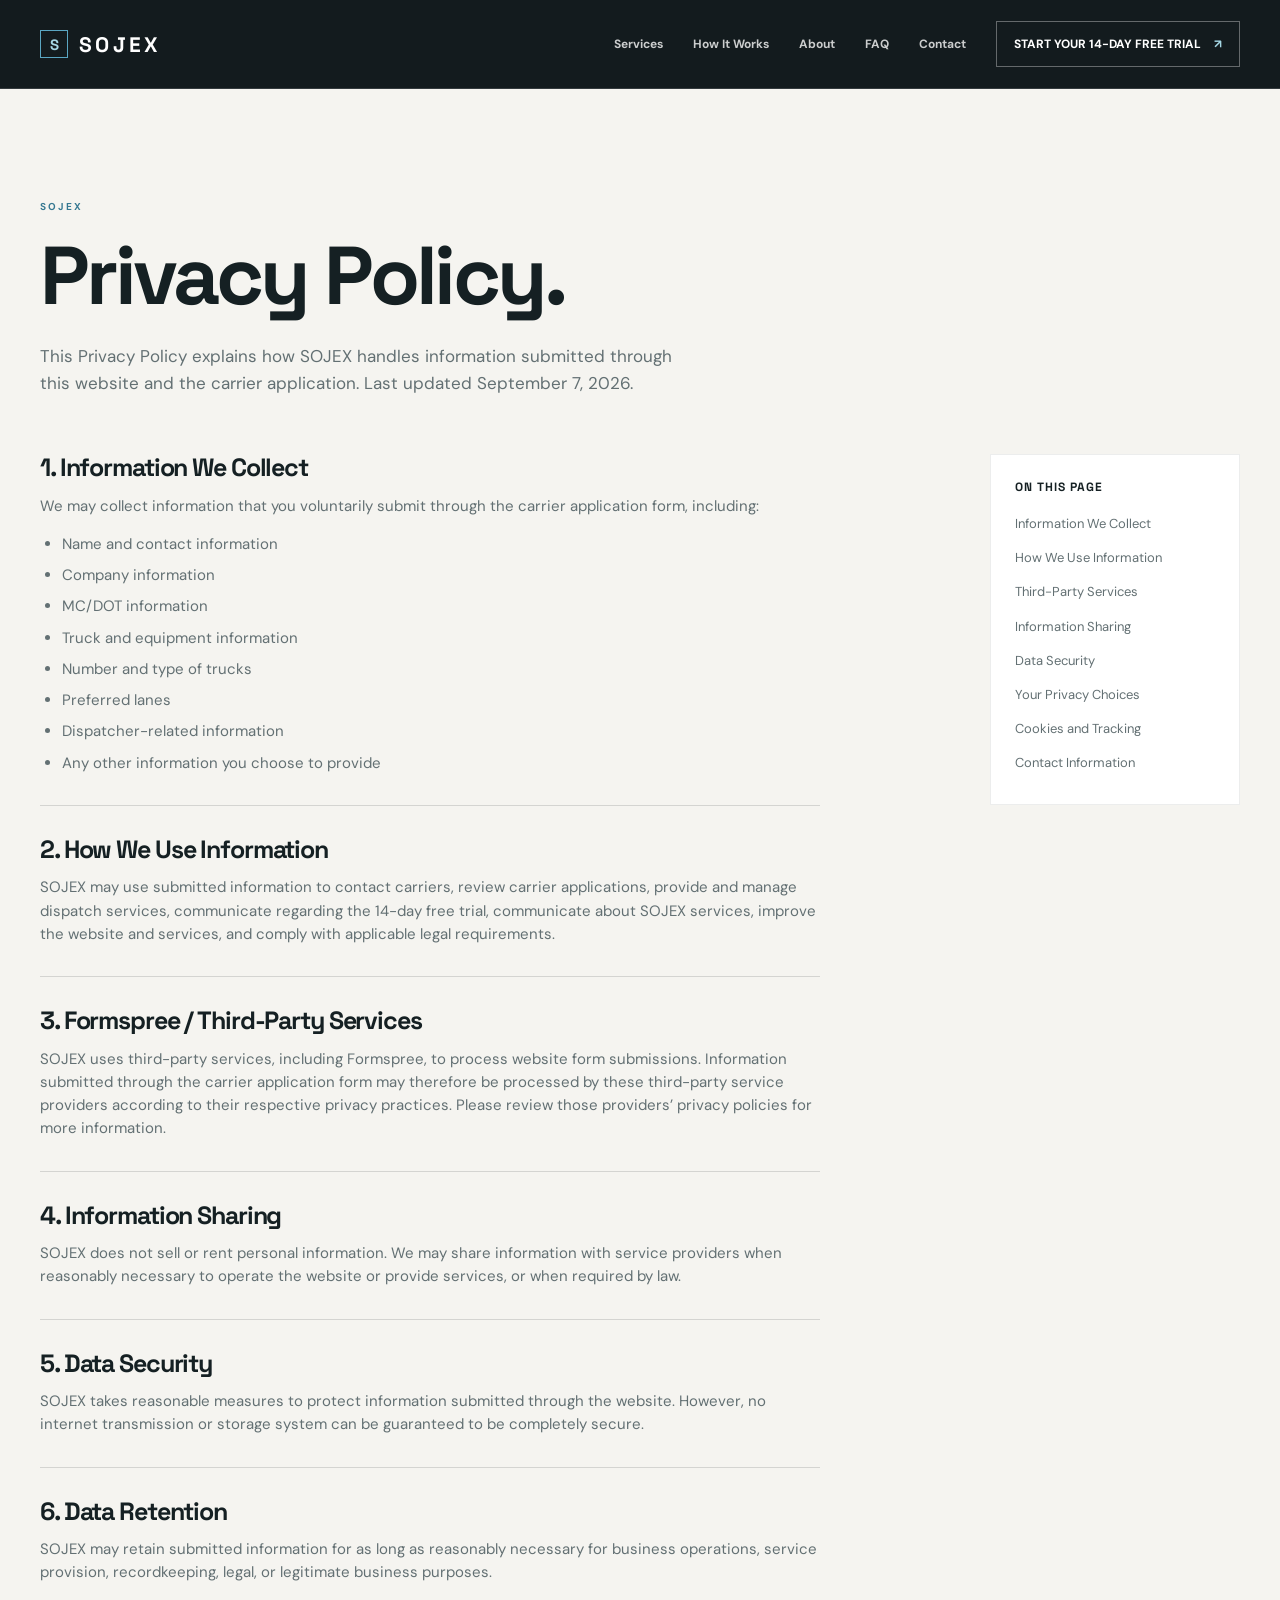
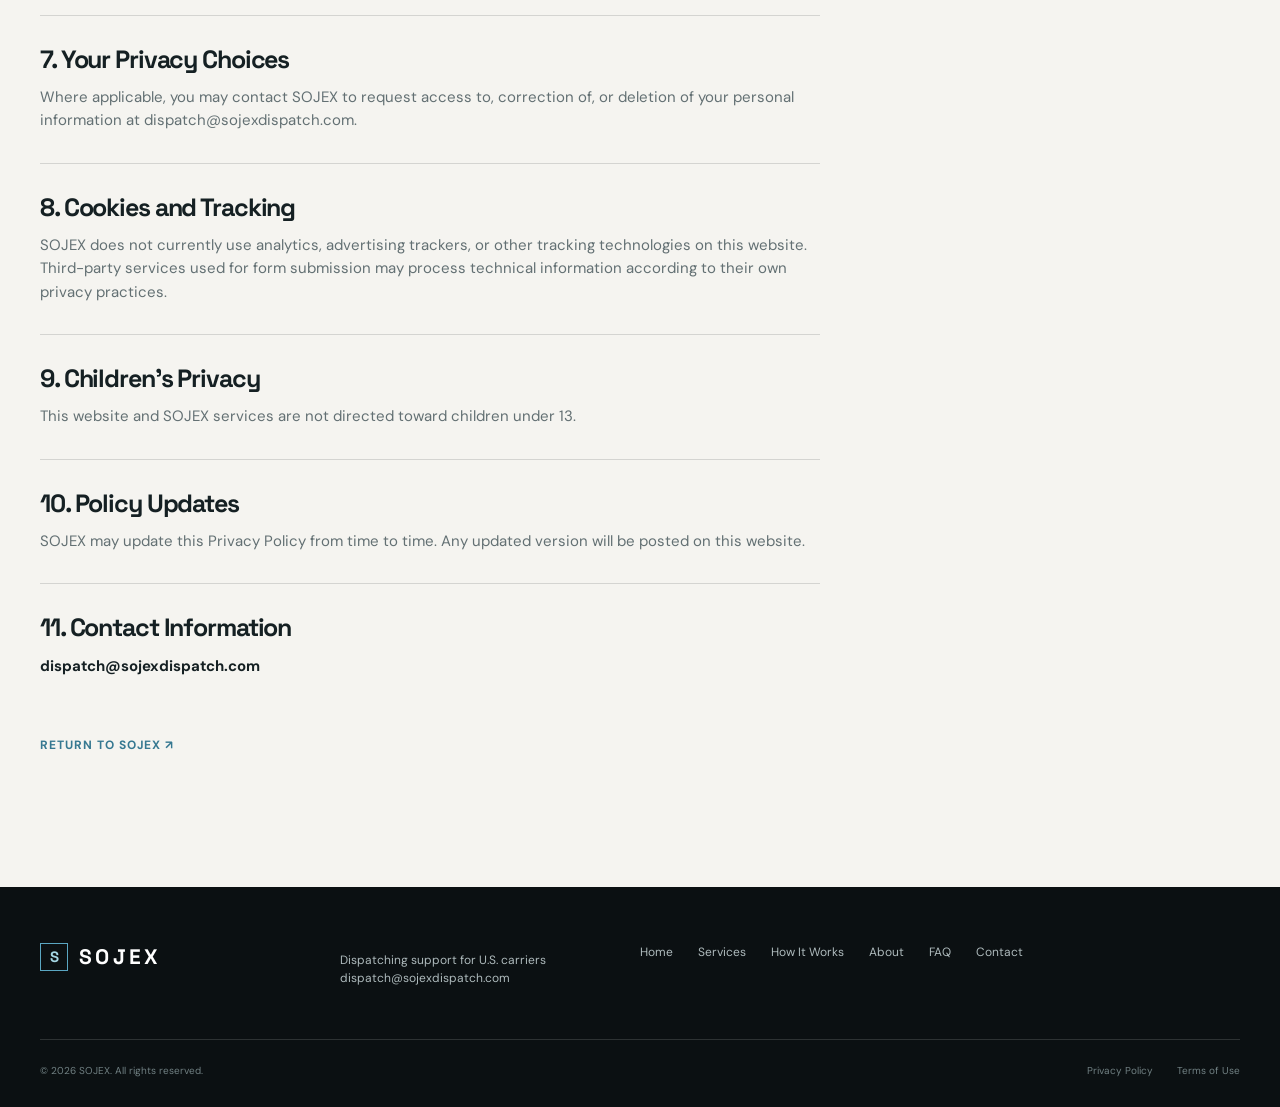
<file: privacy-policy.html>
<!doctype html>
<html lang="en">
<head>
  <meta charset="UTF-8">
  <meta name="viewport" content="width=device-width, initial-scale=1.0">
  <title>Privacy Policy | SOJEX</title>
  <meta name="description" content="SOJEX privacy policy for information submitted through the website and carrier application.">
  <link rel="stylesheet" href="styles.css">
  <style>
    .policy-page{background:var(--cream)}
    .policy-header{position:relative;background:var(--charcoal)}
    .policy-main{padding:110px 0 130px}
    .policy-intro{max-width:760px;margin-bottom:58px}
    .policy-intro h1{font-size:clamp(48px,6.7vw,82px);margin:0 0 24px}
    .policy-intro p{max-width:650px;color:var(--muted);font-size:17px}
    .policy-layout{display:grid;grid-template-columns:minmax(0,1fr) 250px;gap:70px;align-items:start}
    .policy-content{max-width:780px}
    .policy-content section{padding:30px 0;border-top:1px solid var(--rule)}
    .policy-content section:first-child{padding-top:0;border-top:0}
    .policy-content h2{font-size:25px;margin-bottom:14px}
    .policy-content p,.policy-content li{color:var(--muted);font-size:15px}
    .policy-content p:last-child{margin-bottom:0}
    .policy-content ul{margin:0;padding-left:22px}
    .policy-content li+li{margin-top:8px}
    .policy-aside{position:sticky;top:25px;padding:24px;background:var(--white);border:1px solid rgba(21,32,35,.08)}
    .policy-aside strong{display:block;margin-bottom:12px;font:700 12px var(--display);letter-spacing:.08em;text-transform:uppercase}
    .policy-aside a{display:block;padding:7px 0;color:var(--muted);font-size:13px}
    .policy-aside a:hover{color:#367891}
    .policy-contact{color:var(--text)!important;font-weight:700}
    .policy-back{display:inline-block;margin-top:28px;color:#367891;font-size:12px;font-weight:700;letter-spacing:.08em;text-transform:uppercase}
    @media(max-width:850px){
      .policy-main{padding:80px 0 90px}
      .policy-layout{display:block}
      .policy-aside{display:none}
    }
  </style>
</head>
<body class="policy-page">
  <header class="site-header policy-header">
    <div class="container nav-wrap">
      <a class="logo" href="index.html" aria-label="SOJEX home"><span class="logo-mark">S</span><span>SOJEX</span></a>
      <button class="menu-toggle" type="button" aria-expanded="false" aria-controls="primary-navigation" aria-label="Open navigation"><span></span><span></span></button>
      <nav class="primary-nav" id="primary-navigation" aria-label="Primary navigation">
        <a href="index.html#services">Services</a>
        <a href="index.html#process">How It Works</a>
        <a href="index.html#about">About</a>
        <a href="index.html#faq">FAQ</a>
        <a href="index.html#contact">Contact</a>
        <a class="nav-cta" href="index.html#apply">START YOUR 14-DAY FREE TRIAL <span aria-hidden="true">↗</span></a>
      </nav>
    </div>
  </header>

  <main class="policy-main">
    <div class="container">
      <div class="policy-intro">
        <div class="section-kicker">SOJEX</div>
        <h1>Privacy <span>Policy.</span></h1>
        <p>This Privacy Policy explains how SOJEX handles information submitted through this website and the carrier application. Last updated September 7, 2026.</p>
      </div>

      <div class="policy-layout">
        <div class="policy-content">
          <section id="information-we-collect">
            <h2>1. Information We Collect</h2>
            <p>We may collect information that you voluntarily submit through the carrier application form, including:</p>
            <ul>
              <li>Name and contact information</li>
              <li>Company information</li>
              <li>MC/DOT information</li>
              <li>Truck and equipment information</li>
              <li>Number and type of trucks</li>
              <li>Preferred lanes</li>
              <li>Dispatcher-related information</li>
              <li>Any other information you choose to provide</li>
            </ul>
          </section>

          <section id="how-we-use-information">
            <h2>2. How We Use Information</h2>
            <p>SOJEX may use submitted information to contact carriers, review carrier applications, provide and manage dispatch services, communicate regarding the 14-day free trial, communicate about SOJEX services, improve the website and services, and comply with applicable legal requirements.</p>
          </section>

          <section id="third-party-services">
            <h2>3. Formspree / Third-Party Services</h2>
            <p>SOJEX uses third-party services, including Formspree, to process website form submissions. Information submitted through the carrier application form may therefore be processed by these third-party service providers according to their respective privacy practices. Please review those providers’ privacy policies for more information.</p>
          </section>

          <section id="information-sharing">
            <h2>4. Information Sharing</h2>
            <p>SOJEX does not sell or rent personal information. We may share information with service providers when reasonably necessary to operate the website or provide services, or when required by law.</p>
          </section>

          <section id="data-security">
            <h2>5. Data Security</h2>
            <p>SOJEX takes reasonable measures to protect information submitted through the website. However, no internet transmission or storage system can be guaranteed to be completely secure.</p>
          </section>

          <section id="data-retention">
            <h2>6. Data Retention</h2>
            <p>SOJEX may retain submitted information for as long as reasonably necessary for business operations, service provision, recordkeeping, legal, or legitimate business purposes.</p>
          </section>

          <section id="privacy-choices">
            <h2>7. Your Privacy Choices</h2>
            <p>Where applicable, you may contact SOJEX to request access to, correction of, or deletion of your personal information at <a href="mailto:dispatch@sojexdispatch.com">dispatch@sojexdispatch.com</a>.</p>
          </section>

          <section id="cookies-and-tracking">
            <h2>8. Cookies and Tracking</h2>
            <p>SOJEX does not currently use analytics, advertising trackers, or other tracking technologies on this website. Third-party services used for form submission may process technical information according to their own privacy practices.</p>
          </section>

          <section id="childrens-privacy">
            <h2>9. Children’s Privacy</h2>
            <p>This website and SOJEX services are not directed toward children under 13.</p>
          </section>

          <section id="policy-updates">
            <h2>10. Policy Updates</h2>
            <p>SOJEX may update this Privacy Policy from time to time. Any updated version will be posted on this website.</p>
          </section>

          <section id="contact-information">
            <h2>11. Contact Information</h2>
            <p class="policy-contact"><a href="mailto:dispatch@sojexdispatch.com">dispatch@sojexdispatch.com</a></p>
          </section>

          <a class="policy-back" href="index.html">Return to SOJEX <span aria-hidden="true">↗</span></a>
        </div>

        <aside class="policy-aside" aria-label="Privacy Policy sections">
          <strong>On this page</strong>
          <a href="#information-we-collect">Information We Collect</a>
          <a href="#how-we-use-information">How We Use Information</a>
          <a href="#third-party-services">Third-Party Services</a>
          <a href="#information-sharing">Information Sharing</a>
          <a href="#data-security">Data Security</a>
          <a href="#privacy-choices">Your Privacy Choices</a>
          <a href="#cookies-and-tracking">Cookies and Tracking</a>
          <a href="#contact-information">Contact Information</a>
        </aside>
      </div>
    </div>
  </main>

  <footer class="site-footer">
    <div class="container footer-top">
      <a class="logo" href="index.html"><span class="logo-mark">S</span><span>SOJEX</span></a>
      <span class="footer-tagline">Dispatching support for U.S. carriers<br><a href="mailto:dispatch@sojexdispatch.com">dispatch@sojexdispatch.com</a></span>
      <nav aria-label="Footer navigation">
        <a href="index.html#home">Home</a><a href="index.html#services">Services</a><a href="index.html#process">How It Works</a><a href="index.html#about">About</a><a href="index.html#faq">FAQ</a><a href="index.html#contact">Contact</a>
      </nav>
    </div>
    <div class="container footer-bottom">
      <span>© 2026 SOJEX. All rights reserved.</span>
      <span><a href="privacy-policy.html" aria-current="page">Privacy Policy</a><a href="terms-of-service.html">Terms of Use</a></span>
    </div>
  </footer>
  <script src="script.js"></script>
</body>
</html>
</file>
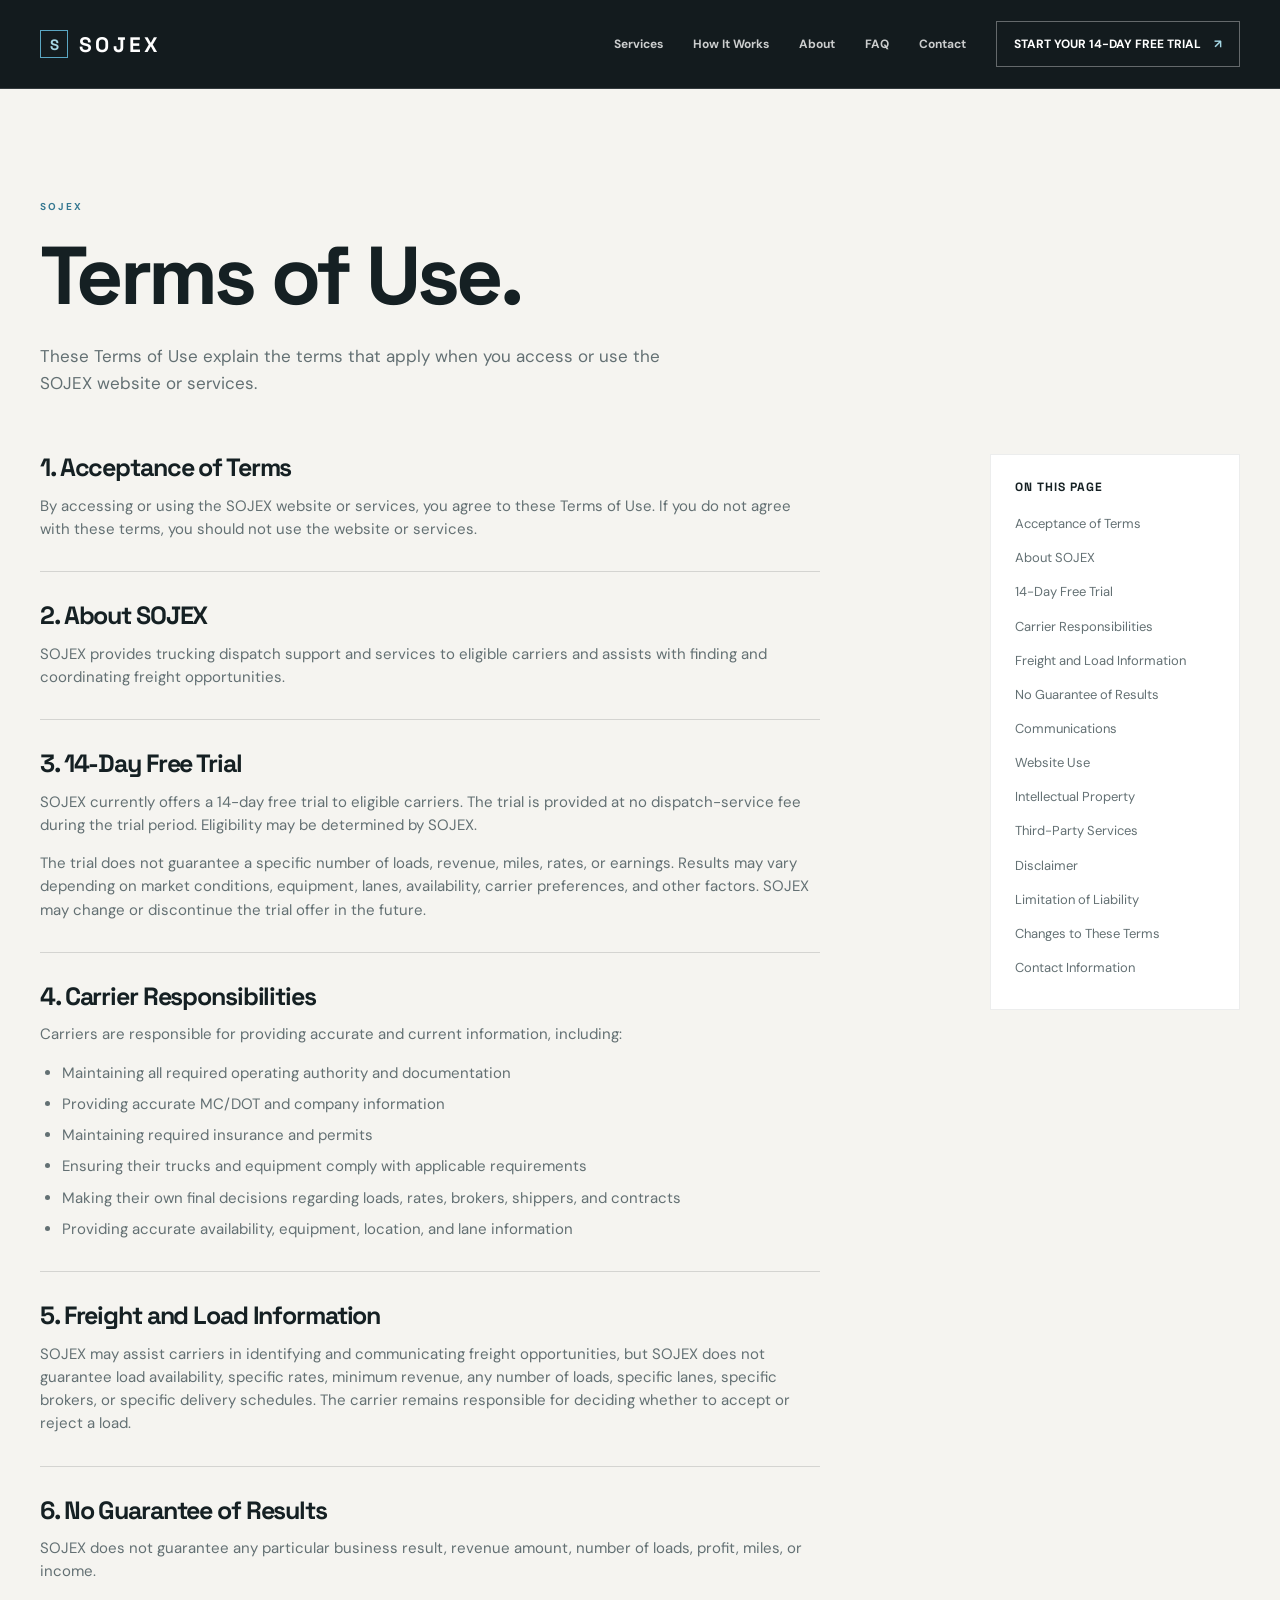
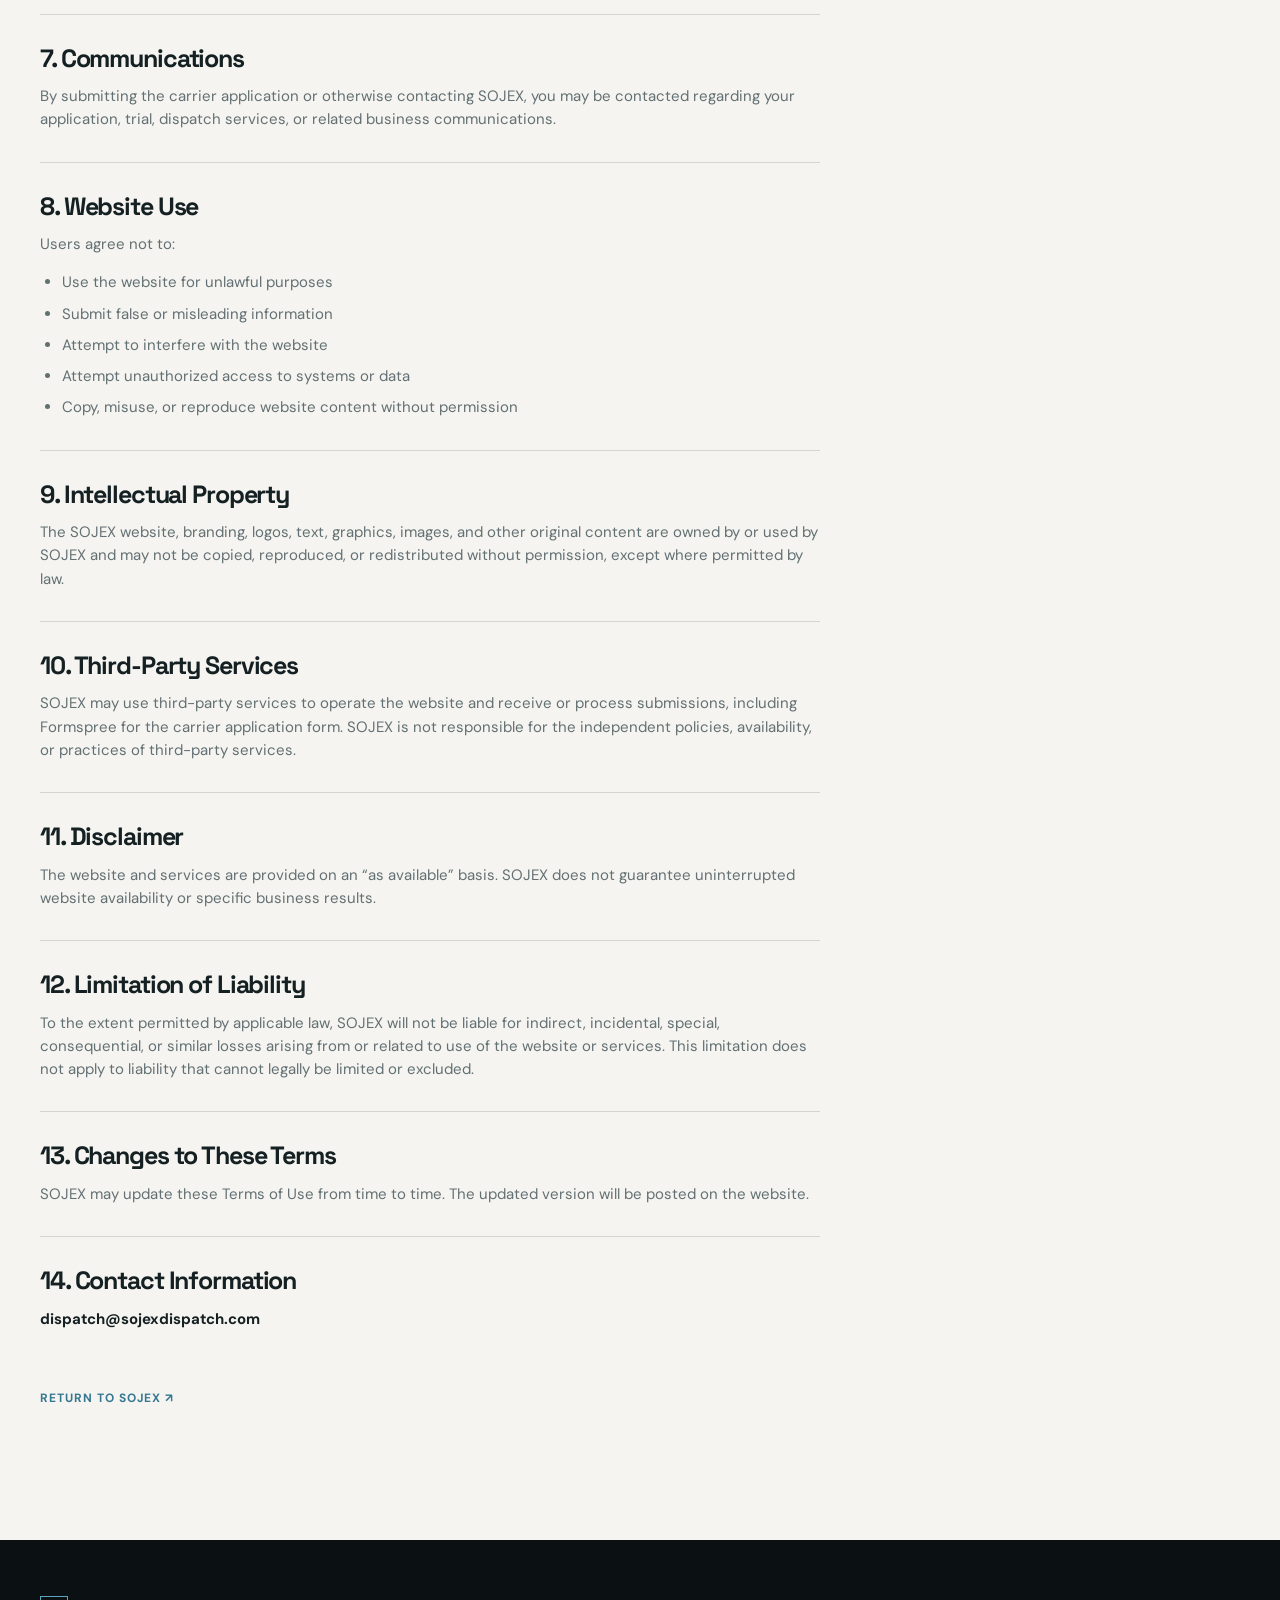
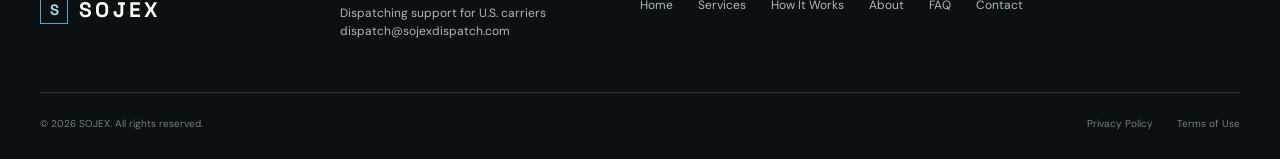
<file: terms-of-service.html>
<!doctype html>
<html lang="en">
<head>
  <meta charset="UTF-8">
  <meta name="viewport" content="width=device-width, initial-scale=1.0">
  <title>Terms of Use | SOJEX</title>
  <meta name="description" content="SOJEX terms of use for website visitors and eligible carriers.">
  <link rel="stylesheet" href="styles.css">
  <style>
    .policy-page{background:var(--cream)}
    .policy-header{position:relative;background:var(--charcoal)}
    .policy-main{padding:110px 0 130px}
    .policy-intro{max-width:760px;margin-bottom:58px}
    .policy-intro h1{font-size:clamp(48px,6.7vw,82px);margin:0 0 24px}
    .policy-intro p{max-width:650px;color:var(--muted);font-size:17px}
    .policy-layout{display:grid;grid-template-columns:minmax(0,1fr) 250px;gap:70px;align-items:start}
    .policy-content{max-width:780px}
    .policy-content section{padding:30px 0;border-top:1px solid var(--rule)}
    .policy-content section:first-child{padding-top:0;border-top:0}
    .policy-content h2{font-size:25px;margin-bottom:14px}
    .policy-content p,.policy-content li{color:var(--muted);font-size:15px}
    .policy-content p:last-child{margin-bottom:0}
    .policy-content ul{margin:0;padding-left:22px}
    .policy-content li+li{margin-top:8px}
    .policy-aside{position:sticky;top:25px;padding:24px;background:var(--white);border:1px solid rgba(21,32,35,.08)}
    .policy-aside strong{display:block;margin-bottom:12px;font:700 12px var(--display);letter-spacing:.08em;text-transform:uppercase}
    .policy-aside a{display:block;padding:7px 0;color:var(--muted);font-size:13px}
    .policy-aside a:hover{color:#367891}
    .policy-contact{color:var(--text)!important;font-weight:700}
    .policy-back{display:inline-block;margin-top:28px;color:#367891;font-size:12px;font-weight:700;letter-spacing:.08em;text-transform:uppercase}
    @media(max-width:850px){
      .policy-main{padding:80px 0 90px}
      .policy-layout{display:block}
      .policy-aside{display:none}
    }
  </style>
</head>
<body class="policy-page">
  <header class="site-header policy-header">
    <div class="container nav-wrap">
      <a class="logo" href="index.html" aria-label="SOJEX home"><span class="logo-mark">S</span><span>SOJEX</span></a>
      <button class="menu-toggle" type="button" aria-expanded="false" aria-controls="primary-navigation" aria-label="Open navigation"><span></span><span></span></button>
      <nav class="primary-nav" id="primary-navigation" aria-label="Primary navigation">
        <a href="index.html#services">Services</a>
        <a href="index.html#process">How It Works</a>
        <a href="index.html#about">About</a>
        <a href="index.html#faq">FAQ</a>
        <a href="index.html#contact">Contact</a>
        <a class="nav-cta" href="index.html#apply">START YOUR 14-DAY FREE TRIAL <span aria-hidden="true">↗</span></a>
      </nav>
    </div>
  </header>

  <main class="policy-main">
    <div class="container">
      <div class="policy-intro">
        <div class="section-kicker">SOJEX</div>
        <h1>Terms of <span>Use.</span></h1>
        <p>These Terms of Use explain the terms that apply when you access or use the SOJEX website or services.</p>
      </div>

      <div class="policy-layout">
        <div class="policy-content">
          <section id="acceptance-of-terms">
            <h2>1. Acceptance of Terms</h2>
            <p>By accessing or using the SOJEX website or services, you agree to these Terms of Use. If you do not agree with these terms, you should not use the website or services.</p>
          </section>

          <section id="about-sojex">
            <h2>2. About SOJEX</h2>
            <p>SOJEX provides trucking dispatch support and services to eligible carriers and assists with finding and coordinating freight opportunities.</p>
          </section>

          <section id="free-trial">
            <h2>3. 14-Day Free Trial</h2>
            <p>SOJEX currently offers a 14-day free trial to eligible carriers. The trial is provided at no dispatch-service fee during the trial period. Eligibility may be determined by SOJEX.</p>
            <p>The trial does not guarantee a specific number of loads, revenue, miles, rates, or earnings. Results may vary depending on market conditions, equipment, lanes, availability, carrier preferences, and other factors. SOJEX may change or discontinue the trial offer in the future.</p>
          </section>

          <section id="carrier-responsibilities">
            <h2>4. Carrier Responsibilities</h2>
            <p>Carriers are responsible for providing accurate and current information, including:</p>
            <ul>
              <li>Maintaining all required operating authority and documentation</li>
              <li>Providing accurate MC/DOT and company information</li>
              <li>Maintaining required insurance and permits</li>
              <li>Ensuring their trucks and equipment comply with applicable requirements</li>
              <li>Making their own final decisions regarding loads, rates, brokers, shippers, and contracts</li>
              <li>Providing accurate availability, equipment, location, and lane information</li>
            </ul>
          </section>

          <section id="freight-and-load-information">
            <h2>5. Freight and Load Information</h2>
            <p>SOJEX may assist carriers in identifying and communicating freight opportunities, but SOJEX does not guarantee load availability, specific rates, minimum revenue, any number of loads, specific lanes, specific brokers, or specific delivery schedules. The carrier remains responsible for deciding whether to accept or reject a load.</p>
          </section>

          <section id="no-guarantee-of-results">
            <h2>6. No Guarantee of Results</h2>
            <p>SOJEX does not guarantee any particular business result, revenue amount, number of loads, profit, miles, or income.</p>
          </section>

          <section id="communications">
            <h2>7. Communications</h2>
            <p>By submitting the carrier application or otherwise contacting SOJEX, you may be contacted regarding your application, trial, dispatch services, or related business communications.</p>
          </section>

          <section id="website-use">
            <h2>8. Website Use</h2>
            <p>Users agree not to:</p>
            <ul>
              <li>Use the website for unlawful purposes</li>
              <li>Submit false or misleading information</li>
              <li>Attempt to interfere with the website</li>
              <li>Attempt unauthorized access to systems or data</li>
              <li>Copy, misuse, or reproduce website content without permission</li>
            </ul>
          </section>

          <section id="intellectual-property">
            <h2>9. Intellectual Property</h2>
            <p>The SOJEX website, branding, logos, text, graphics, images, and other original content are owned by or used by SOJEX and may not be copied, reproduced, or redistributed without permission, except where permitted by law.</p>
          </section>

          <section id="third-party-services">
            <h2>10. Third-Party Services</h2>
            <p>SOJEX may use third-party services to operate the website and receive or process submissions, including Formspree for the carrier application form. SOJEX is not responsible for the independent policies, availability, or practices of third-party services.</p>
          </section>

          <section id="disclaimer">
            <h2>11. Disclaimer</h2>
            <p>The website and services are provided on an “as available” basis. SOJEX does not guarantee uninterrupted website availability or specific business results.</p>
          </section>

          <section id="limitation-of-liability">
            <h2>12. Limitation of Liability</h2>
            <p>To the extent permitted by applicable law, SOJEX will not be liable for indirect, incidental, special, consequential, or similar losses arising from or related to use of the website or services. This limitation does not apply to liability that cannot legally be limited or excluded.</p>
          </section>

          <section id="changes-to-terms">
            <h2>13. Changes to These Terms</h2>
            <p>SOJEX may update these Terms of Use from time to time. The updated version will be posted on the website.</p>
          </section>

          <section id="contact-information">
            <h2>14. Contact Information</h2>
            <p class="policy-contact"><a href="mailto:dispatch@sojexdispatch.com">dispatch@sojexdispatch.com</a></p>
          </section>

          <a class="policy-back" href="index.html">Return to SOJEX <span aria-hidden="true">↗</span></a>
        </div>

        <aside class="policy-aside" aria-label="Terms of Use sections">
          <strong>On this page</strong>
          <a href="#acceptance-of-terms">Acceptance of Terms</a>
          <a href="#about-sojex">About SOJEX</a>
          <a href="#free-trial">14-Day Free Trial</a>
          <a href="#carrier-responsibilities">Carrier Responsibilities</a>
          <a href="#freight-and-load-information">Freight and Load Information</a>
          <a href="#no-guarantee-of-results">No Guarantee of Results</a>
          <a href="#communications">Communications</a>
          <a href="#website-use">Website Use</a>
          <a href="#intellectual-property">Intellectual Property</a>
          <a href="#third-party-services">Third-Party Services</a>
          <a href="#disclaimer">Disclaimer</a>
          <a href="#limitation-of-liability">Limitation of Liability</a>
          <a href="#changes-to-terms">Changes to These Terms</a>
          <a href="#contact-information">Contact Information</a>
        </aside>
      </div>
    </div>
  </main>

  <footer class="site-footer">
    <div class="container footer-top">
      <a class="logo" href="index.html"><span class="logo-mark">S</span><span>SOJEX</span></a>
      <span class="footer-tagline">Dispatching support for U.S. carriers<br><a href="mailto:dispatch@sojexdispatch.com">dispatch@sojexdispatch.com</a></span>
      <nav aria-label="Footer navigation">
        <a href="index.html#home">Home</a><a href="index.html#services">Services</a><a href="index.html#process">How It Works</a><a href="index.html#about">About</a><a href="index.html#faq">FAQ</a><a href="index.html#contact">Contact</a>
      </nav>
    </div>
    <div class="container footer-bottom">
      <span>© 2026 SOJEX. All rights reserved.</span>
      <span><a href="privacy-policy.html">Privacy Policy</a><a href="terms-of-service.html" aria-current="page">Terms of Use</a></span>
    </div>
  </footer>
  <script src="script.js"></script>
</body>
</html>
</file>
<file: styles.css>
@import url('https://fonts.googleapis.com/css2?family=DM+Sans:wght@400;500;600;700&family=Space+Grotesk:wght@500;600;700&display=swap');
:root{--black:#0b1012;--charcoal:#131b1e;--charcoal-2:#1b2528;--cream:#f5f4f0;--warm:#ebe9e3;--white:#fff;--blue:#5aa6c2;--blue-light:#a5d7e4;--text:#152023;--muted:#637073;--rule:rgba(21,32,35,.15);--dark-rule:rgba(255,255,255,.14);--display:'Space Grotesk',sans-serif;--body:'DM Sans',sans-serif}*{box-sizing:border-box}html{scroll-behavior:smooth}body{margin:0;background:var(--cream);color:var(--text);font-family:var(--body);font-size:16px;line-height:1.55}body.menu-open{overflow:hidden}a{color:inherit;text-decoration:none}button,input,select,textarea{font:inherit}button{cursor:pointer}.container{width:min(1200px,calc(100% - 80px));margin-inline:auto}.skip-link{position:absolute;left:-999px;top:12px;background:var(--blue);color:var(--black);padding:10px 16px;z-index:30}.skip-link:focus{left:12px}.site-header{position:absolute;z-index:20;inset:0 0 auto;color:var(--white);border-bottom:1px solid var(--dark-rule)}.nav-wrap{height:88px;display:flex;align-items:center;justify-content:space-between}.logo{display:inline-flex;align-items:center;gap:11px;font:700 21px var(--display);letter-spacing:.16em}.logo-mark{width:28px;height:28px;border:1px solid var(--blue);display:grid;place-items:center;color:var(--blue-light);font-size:15px;letter-spacing:0}.primary-nav{display:flex;align-items:center;gap:30px;font-size:12px;font-weight:700}.primary-nav a{opacity:.78;transition:opacity .2s,color .2s}.primary-nav a:hover{opacity:1;color:var(--blue-light)}.primary-nav .nav-cta{opacity:1;padding:13px 17px;border:1px solid rgba(255,255,255,.34);color:var(--white)}.nav-cta span,.button span,.text-link span{color:var(--blue-light);margin-left:10px}.menu-toggle{display:none;background:none;border:0;color:var(--white);width:40px;height:40px}.menu-toggle span{display:block;width:22px;height:1px;background:currentColor;margin:6px auto}.hero{height:790px;min-height:670px;position:relative;background:var(--black);color:var(--white);overflow:hidden}.hero-image{position:absolute;inset:0;background:url('https://images.unsplash.com/photo-1591768793355-74d04bb6608f?auto=format&fit=crop&w=2200&q=88') center 58%/cover;filter:saturate(.58) contrast(1.08)}.hero-overlay{position:absolute;inset:0;background:linear-gradient(90deg,rgba(7,12,14,.96),rgba(7,12,14,.72) 43%,rgba(7,12,14,.2)),linear-gradient(0deg,rgba(7,12,14,.74),transparent 44%)}.hero:after{content:'';position:absolute;right:-12vw;bottom:-180px;width:60vw;height:360px;border:1px solid rgba(165,215,228,.22);border-radius:50%;transform:rotate(-12deg)}.hero-content{height:100%;position:relative;z-index:1;display:flex;flex-direction:column;justify-content:center;padding-top:65px}.eyebrow,.section-kicker{font-size:10px;text-transform:uppercase;letter-spacing:.19em;font-weight:700}.eyebrow{display:flex;align-items:center;gap:13px;color:var(--blue-light)}.eyebrow-line{height:1px;width:38px;background:var(--blue)}h1,h2,h3,p{margin-top:0}h1,h2,h3{font-family:var(--display);line-height:1.06;letter-spacing:-.045em}h1{font-size:clamp(50px,6.7vw,91px);max-width:920px;margin:23px 0 26px}h1 em,h2 span{font-style:normal;color:var(--blue-light)}.hero-copy{max-width:565px;margin-bottom:35px;color:#d7dfe0;font-size:16px;line-height:1.7}.hero-actions{display:flex;gap:14px;align-items:center}.button{display:inline-flex;justify-content:center;align-items:center;min-height:51px;padding:14px 19px;border:1px solid transparent;font-size:12px;font-weight:700;letter-spacing:.12em;text-transform:uppercase;transition:background .25s,color .25s,border-color .25s,transform .25s}.button:hover{transform:translateY(-2px)}.button-primary{background:var(--blue);color:var(--black)}.button-primary:hover{background:var(--blue-light)}.button-ghost{border-color:rgba(255,255,255,.4);color:var(--white)}.button-ghost:hover{border-color:var(--white);background:rgba(255,255,255,.07)}.button-light{background:var(--white);color:var(--black)}.button-light:hover{background:var(--blue-light)}.trial-stamp{position:absolute;right:5%;bottom:13%;width:127px;height:127px;display:grid;place-content:center;text-align:center;border:1px solid var(--blue-light);border-radius:50%;color:var(--blue-light);transform:rotate(-11deg)}.trial-stamp:before{content:'';position:absolute;inset:7px;border:1px solid rgba(165,215,228,.35);border-radius:50%}.trial-stamp strong{font:700 48px/1 var(--display);letter-spacing:-.08em}.trial-stamp span{font-size:9px;line-height:1.15;letter-spacing:.16em;font-weight:700}.scroll-cue{position:absolute;z-index:2;bottom:28px;left:max(40px,calc((100% - 1200px)/2));display:flex;align-items:center;gap:10px;color:#a9b4b6;font-size:9px;letter-spacing:.17em;text-transform:uppercase}.scroll-cue span{height:30px;width:1px;background:var(--blue)}.trial-band{position:relative;background:var(--blue);padding:88px 0 84px;overflow:hidden}.trial-band:after{content:'14';position:absolute;right:7%;bottom:-75px;color:rgba(255,255,255,.16);font:700 250px/.7 var(--display);letter-spacing:-.1em}.trial-grid{position:relative;z-index:1;display:grid;grid-template-columns:1.1fr .9fr 1fr;gap:80px;align-items:start}.section-kicker{color:#367891;margin-bottom:18px}.trial-band h2,.section h2,.why-section h2,.audience-section h2,.about-section h2,.application-section h2,.testimonial-section h2,.faq-section h2,.contact-section h2{font-size:clamp(40px,4.7vw,64px);margin-bottom:0}.trial-band h2 span{color:var(--white)}.trial-description{padding-top:27px}.trial-description p{max-width:330px;font-size:16px;margin-bottom:24px}.text-link{display:inline-block;padding-bottom:8px;border-bottom:1px solid rgba(21,32,35,.4);font-size:12px;font-weight:700}.trial-points{border-top:1px solid rgba(21,32,35,.35);padding-top:4px}.trial-points div{display:flex;gap:20px;align-items:center;padding:16px 0;border-bottom:1px solid rgba(21,32,35,.35);font-size:13px;font-weight:700}.trial-points b{color:#34758d;font:500 11px var(--display)}.section{padding:140px 0}.section-heading{display:flex;justify-content:space-between;align-items:end;gap:40px;margin-bottom:60px}.section-heading>p{max-width:310px;color:var(--muted);margin:0;font-size:14px}.service-grid{display:grid;grid-template-columns:repeat(3,1fr);gap:12px}.service-card{position:relative;min-height:280px;padding:28px 29px;background:var(--white);border:1px solid rgba(21,32,35,.08);transition:transform .25s,box-shadow .25s,background .25s,color .25s}.service-card:hover{transform:translateY(-6px);background:var(--charcoal);color:var(--white);box-shadow:0 18px 32px rgba(11,16,18,.14)}.card-number{font:500 10px var(--display);color:#7b888a}.service-icon{height:37px;color:var(--blue);font:500 30px/1 var(--display);margin:32px 0 16px}.service-card h3{font-size:20px;margin-bottom:11px}.service-card p{max-width:255px;margin:0;color:var(--muted);font-size:13px}.service-card:hover p{color:#b8c4c5}.service-card>a{position:absolute;right:28px;bottom:25px;color:var(--blue);font-size:20px}.process-section{padding:140px 0;background:var(--charcoal);color:var(--white);position:relative;overflow:hidden}.process-section:after{content:'';position:absolute;right:-80px;top:70px;width:350px;height:350px;border:1px solid rgba(90,166,194,.22);border-radius:50%}.process-layout{position:relative;z-index:1;display:grid;grid-template-columns:.75fr 1.25fr;gap:16%}.process-intro h2{font-size:clamp(40px,4.7vw,64px);margin-bottom:27px}.process-intro p{max-width:300px;color:#aebabc;font-size:14px;margin-bottom:37px}.steps{border-top:1px solid var(--dark-rule)}.step{display:grid;grid-template-columns:55px 1fr;gap:22px;padding:28px 0;border-bottom:1px solid var(--dark-rule)}.step>b{color:var(--blue-light);font:500 11px var(--display)}.step h3{font-size:19px;margin-bottom:8px}.step p{color:#aebabc;font-size:13px;margin:0}.why-section{background:var(--warm)}.section-heading.compact{margin-bottom:60px}.benefit-grid{display:grid;grid-template-columns:repeat(5,1fr);border-top:1px solid var(--rule)}.benefit-grid article{min-height:200px;padding:24px 20px 0 0;border-right:1px solid var(--rule)}.benefit-grid article+article{padding-left:20px}.benefit-grid article:last-child{border-right:0}.benefit-grid span{color:#448ca4;font:500 11px var(--display)}.benefit-grid h3{font-size:18px;margin:29px 0 12px}.benefit-grid p{color:var(--muted);font-size:13px;margin:0}.audience-section{background:var(--blue);padding:124px 0;position:relative;overflow:hidden}.audience-section:after{content:'';position:absolute;right:-12vw;top:-190px;width:52vw;height:430px;border:1px solid rgba(255,255,255,.2);border-radius:50%;transform:rotate(14deg)}.audience-layout{position:relative;z-index:1;display:grid;grid-template-columns:1fr 1fr;gap:15%}.audience-section h2{font-size:clamp(50px,5.4vw,76px)}.audience-lead{max-width:440px;font-size:17px;line-height:1.6;margin:0 0 43px}.audience-list{border-top:1px solid rgba(21,32,35,.36)}.audience-list>div{display:grid;grid-template-columns:45px 1fr 28px;align-items:center;padding:18px 0;border-bottom:1px solid rgba(21,32,35,.36);font:600 17px var(--display)}.audience-list b{color:#37758c;font:500 11px var(--display)}.audience-list i{font-style:normal;font-size:21px;text-align:right}.about-section{background:var(--cream)}.about-layout{display:grid;grid-template-columns:1fr 1fr;gap:11%;align-items:center}.about-image{height:530px;background:url('https://images.unsplash.com/photo-1565730350847-293cbe3fa4a3?auto=format&fit=crop&w=1500&q=88') center/cover;filter:saturate(.56)}.about-copy h2{margin-bottom:29px}.about-copy>p{max-width:460px;color:var(--muted);font-size:15px}.about-note{display:flex;align-items:center;gap:17px;border-top:1px solid var(--rule);margin-top:36px;padding-top:21px}.about-note>span{font:700 12px var(--display);letter-spacing:.14em}.about-note p{max-width:260px;color:var(--muted);font-size:12px;margin:0}.application-section{padding:140px 0;background:var(--warm)}.application-layout{display:grid;grid-template-columns:.7fr 1.3fr;gap:12%}.application-intro h2{margin-bottom:27px}.application-intro>p{max-width:320px;color:var(--muted);font-size:15px}.application-meta{display:flex;flex-direction:column;gap:9px;margin-top:45px;color:#428ba3;font:700 10px var(--display);letter-spacing:.14em}.application-form{padding:42px 43px;background:var(--charcoal);color:var(--white);box-shadow:0 22px 45px rgba(11,16,18,.1)}.form-heading{display:flex;justify-content:space-between;align-items:baseline;padding-bottom:22px;margin-bottom:28px;border-bottom:1px solid var(--dark-rule)}.form-heading span{color:var(--blue-light);font-size:10px;letter-spacing:.13em;text-transform:uppercase}.form-heading strong{font:500 20px var(--display)}.form-grid{display:grid;grid-template-columns:1fr 1fr;gap:20px 15px}label{display:flex;flex-direction:column;gap:7px;color:#b7c0c1;font-size:11px}input,select,textarea{width:100%;padding:11px 12px;border:1px solid #445154;border-radius:0;background:transparent;color:var(--white);outline:0}select{appearance:auto}option{color:var(--text)}textarea{resize:vertical}input::placeholder,textarea::placeholder{color:#718083}input:focus,select:focus,textarea:focus{border-color:var(--blue-light)}.full-width{grid-column:1/-1}.error{display:none;color:#f4a08b;font-size:10px}.has-error input,.has-error select{border-color:#f4a08b}.has-error .error{display:block}.application-form>.button{margin-top:29px}.form-disclaimer{max-width:450px;margin:14px 0 0;color:#7f8c8e;font-size:10px}.form-success{display:none;flex-direction:column;gap:5px;padding:11px 0 11px 14px;margin-top:24px;border-left:2px solid var(--blue);color:#e2e9e8;font-size:13px}.form-success strong{font:600 15px var(--display)}.form-success.is-visible{display:flex}.testimonial-section{padding:128px 0;background:var(--black);color:var(--white)}.testimonial-layout{display:grid;grid-template-columns:.7fr 1.3fr;gap:10%}.testimonial-mark{font:700 180px/.7 Georgia;color:var(--blue);opacity:.75}.testimonial-section h2{margin-bottom:28px}.testimonial-section p{max-width:570px;color:#aebabc;font-size:15px}.video-placeholder{display:flex;align-items:center;gap:15px;min-height:126px;margin-top:37px;border-top:1px solid var(--dark-rule);border-bottom:1px solid var(--dark-rule);color:#98a6a8;font-size:13px}.play-icon{width:38px;height:38px;border:1px solid var(--blue);display:grid;place-items:center;color:var(--blue);font-size:10px}.placeholder-line{width:100px;height:1px;background:var(--dark-rule)}.faq-section{background:var(--cream)}.faq-layout{display:grid;grid-template-columns:.72fr 1.28fr;gap:14%}.faq-section h2{margin-bottom:24px}.faq-layout>div>p{color:var(--muted);font-size:14px}.faq-list{border-top:1px solid var(--rule)}details{border-bottom:1px solid var(--rule)}summary{display:flex;justify-content:space-between;align-items:center;gap:20px;list-style:none;padding:22px 0;cursor:pointer;font:600 16px var(--display)}summary::-webkit-details-marker{display:none}summary span{color:#4b91a9;font:400 24px var(--body);transition:transform .2s}details[open] summary span{transform:rotate(45deg)}details p{max-width:650px;margin:0 35px 23px 0;color:var(--muted);font-size:14px}.contact-section{padding:106px 0;background:var(--blue);color:var(--black)}.contact-layout{display:grid;grid-template-columns:1fr 1fr;gap:15%}.contact-section h2{font-size:clamp(45px,5vw,74px)}.contact-details>p{max-width:390px;font-size:16px}.placeholder-contact{display:flex;flex-direction:column;gap:3px;padding:19px 0;margin:31px 0 28px;border-top:1px solid rgba(21,32,35,.35);border-bottom:1px solid rgba(21,32,35,.35)}.placeholder-contact span{font:600 16px var(--display)}.placeholder-contact small{color:#3e6f7d;font-size:12px}.site-footer{padding:56px 0 28px;background:var(--black);color:var(--white)}.footer-top{display:grid;grid-template-columns:1fr 1fr 2fr;align-items:start;padding-bottom:51px;border-bottom:1px solid var(--dark-rule)}.footer-tagline{padding-top:8px;color:#aebabc;font-size:12px}.site-footer nav{display:flex;flex-wrap:wrap;gap:11px 25px;color:#aebabc;font-size:12px}.site-footer nav a:hover,.footer-bottom a:hover{color:var(--blue-light)}.footer-bottom{display:flex;justify-content:space-between;padding-top:23px;color:#718083;font-size:10px}.footer-bottom span:last-child{display:flex;gap:24px}.reveal,.reveal-on-scroll{opacity:0;transform:translateY(17px);transition:opacity .7s ease,transform .7s ease}.reveal.is-visible,.reveal-on-scroll.is-visible{opacity:1;transform:translateY(0)}.delay-1{transition-delay:.1s}.delay-2{transition-delay:.2s}.delay-3{transition-delay:.3s}
@media(max-width:850px){.container{width:min(100% - 40px,620px)}.nav-wrap{height:74px}.menu-toggle{display:block}.primary-nav{display:none;position:absolute;top:74px;right:0;left:0;padding:12px 20px 24px;background:var(--charcoal);flex-direction:column;align-items:stretch;gap:0;border-bottom:1px solid var(--dark-rule)}.primary-nav.is-open{display:flex}.primary-nav a{padding:14px 2px;border-bottom:1px solid var(--dark-rule)}.primary-nav .nav-cta{margin-top:15px;text-align:center}.hero{height:720px;min-height:680px}.hero-content{padding-top:50px}.hero-image{background-position:65% center}.hero-copy{font-size:15px}.hero-actions{width:min(100%,350px);align-items:stretch;flex-direction:column}.trial-stamp{right:5%;bottom:8%;width:100px;height:100px}.trial-stamp strong{font-size:38px}.scroll-cue{display:none}.trial-band,.section,.process-section,.application-section,.testimonial-section{padding:82px 0}.trial-grid,.process-layout,.audience-layout,.about-layout,.application-layout,.faq-layout,.contact-layout{grid-template-columns:1fr;gap:44px}.trial-description{padding:0}.trial-band:after{right:-10px}.section-heading{display:block;margin-bottom:38px}.section-heading>p{margin-top:20px}.service-grid{grid-template-columns:1fr 1fr;gap:10px}.service-card{min-height:250px}.benefit-grid{grid-template-columns:1fr 1fr}.benefit-grid article,.benefit-grid article+article{padding:20px 15px 20px 0;border-right:0;border-bottom:1px solid var(--rule);min-height:160px}.benefit-grid article:nth-child(even){padding-left:15px;border-left:1px solid var(--rule)}.benefit-grid article:last-child{border-bottom:0}.about-image{height:360px}.application-form{padding:30px 22px}.form-heading{display:block}.form-heading strong{display:block;margin-top:10px}.testimonial-layout{grid-template-columns:1fr;gap:18px}.testimonial-mark{font-size:105px}.footer-top{grid-template-columns:1fr;gap:24px;padding-bottom:34px}.footer-bottom{display:block;line-height:2}.footer-bottom span:last-child{display:flex;margin-top:8px;gap:20px}}
@media(max-width:520px){.container{width:calc(100% - 32px)}h1{font-size:44px;letter-spacing:-.05em}.hero{min-height:700px}.hero-copy{font-size:14px}.hero:after{right:-200px}.trial-stamp{width:86px;height:86px;bottom:5%;right:2%}.trial-stamp:before{inset:5px}.trial-stamp strong{font-size:32px}.trial-stamp span{font-size:8px}.service-grid,.benefit-grid,.form-grid{grid-template-columns:1fr}.benefit-grid article,.benefit-grid article+article,.benefit-grid article:nth-child(even){padding:20px 0;border-left:0}.benefit-grid article:last-child{border-bottom:0}.application-form>.button{width:100%}.video-placeholder{flex-wrap:wrap;padding:18px 0}.placeholder-line{flex:1}.footer-bottom span:last-child{flex-wrap:wrap}}
@media(prefers-reduced-motion:reduce){html{scroll-behavior:auto}*,*:before,*:after{animation-duration:.01ms!important;animation-iteration-count:1!important;transition-duration:.01ms!important}}
.hero-callout{position:absolute;z-index:2;top:50%;left:50%;width:min(390px,calc(100% - 32px));max-width:390px;padding:17px 20px 18px;border-left:1px solid rgba(165,215,228,.7);color:var(--white);transform:translate(-50%,-50%)}.hero-callout-title{margin-bottom:6px;color:var(--blue-light);font:700 11px var(--display);letter-spacing:.17em}.hero-callout p{max-width:340px;margin:0 0 14px;color:#d7dfe0;font-size:13px;line-height:1.5}.hero-callout-button{min-height:38px;padding:10px 13px;background:rgba(90,166,194,.88);font-size:10px}.hero-callout-button:hover{background:var(--blue-light)}
@media(max-width:520px){.hero-callout{padding:7px 8px}.hero-callout-title{margin-bottom:2px;font-size:8px}.hero-callout p{font-size:9px;line-height:1.2;margin-bottom:4px}.hero-callout-button{min-height:25px;padding:5px 6px;font-size:7px;letter-spacing:.08em;white-space:nowrap}}
</file>
